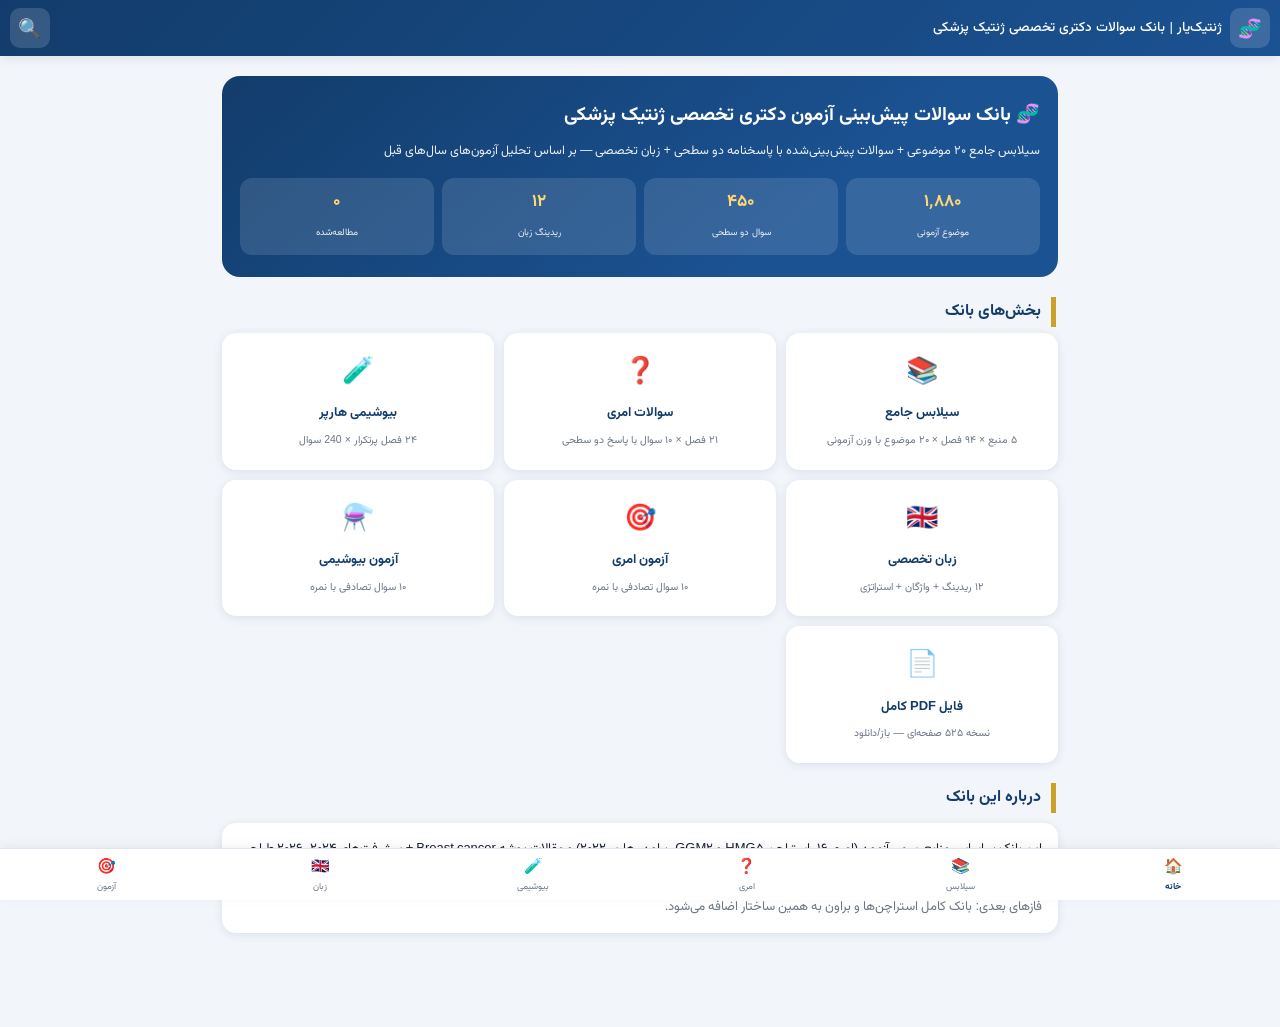
<file: index.html>
<!DOCTYPE html>
<html lang="fa" dir="rtl">
<head>
<meta charset="utf-8">
<meta name="viewport" content="width=device-width, initial-scale=1, viewport-fit=cover">
<meta name="theme-color" content="#123c6b">
<title>ژنتیک‌یار — بانک سوالات دکتری ژنتیک پزشکی</title>
<link rel="manifest" href="manifest.webmanifest">
<link rel="icon" href="icons/icon-192.png">
<link rel="apple-touch-icon" href="icons/icon-192.png">
<link rel="stylesheet" href="css/app.css">
</head>
<body>
<header class="topbar">
  <button class="menu-btn" id="btnHome" title="خانه">🧬</button>
  <div class="title" id="topTitle">ژنتیک‌یار | بانک سوالات دکتری تخصصی ژنتیک پزشکی</div>
  <button class="menu-btn" id="btnSearch" title="جستجو">🔍</button>
</header>

<main id="view" class="view"></main>

<nav class="tabbar">
  <button data-nav="home" class="active">🏠<span>خانه</span></button>
  <button data-nav="syllabus">📚<span>سیلابس</span></button>
  <button data-nav="emery">❓<span>امری</span></button>
  <button data-nav="harper">🧪<span>بیوشیمی</span></button>
  <button data-nav="english">🇬🇧<span>زبان</span></button>
  <button data-nav="quiz">🎯<span>آزمون</span></button>
</nav>

<div id="searchModal" class="modal hidden">
  <div class="modal-card">
    <input id="searchInput" type="search" placeholder="جستجو در موضوعات، سوالات و پاسخ‌ها..." autocomplete="off">
    <div id="searchResults" class="search-results"></div>
    <button class="close-modal" onclick="document.getElementById('searchModal').classList.add('hidden')">بستن</button>
  </div>
</div>

<div id="toast" class="toast hidden"></div>
<script src="js/app.js"></script>
</body>
</html>
</file>
<file: css/app.css>
/* ژنتیک‌یار — بانک سوالات دکتری ژنتیک پزشکی */
@font-face{font-family:'Vazirmatn';src:url('../fonts/vazirmatn-400.woff2') format('woff2');font-weight:400}
@font-face{font-family:'Vazirmatn';src:url('../fonts/vazirmatn-500.woff2') format('woff2');font-weight:500}
@font-face{font-family:'Vazirmatn';src:url('../fonts/vazirmatn-700.woff2') format('woff2');font-weight:700}
:root{
  --navy:#123c6b; --navy2:#1b5292; --gold:#c9a227; --bg:#f2f5fa; --card:#ffffff;
  --ink:#1a2233; --muted:#6b7688; --green:#2f9e44; --red:#c0392b; --shadow:0 2px 10px rgba(18,60,107,.10);
}
*{box-sizing:border-box;-webkit-tap-highlight-color:transparent}
html,body{margin:0;padding:0}
body{font-family:'Vazirmatn',Tahoma,sans-serif;background:var(--bg);color:var(--ink);direction:rtl;line-height:1.9;font-size:15px}
.topbar{position:fixed;inset-inline:0;top:0;height:56px;background:linear-gradient(135deg,var(--navy),var(--navy2));color:#fff;display:flex;align-items:center;gap:8px;padding:0 10px;z-index:50;box-shadow:var(--shadow)}
.topbar .title{flex:1;font-size:13.5px;font-weight:500;white-space:nowrap;overflow:hidden;text-overflow:ellipsis}
.menu-btn{background:rgba(255,255,255,.15);border:none;color:#fff;font-size:19px;border-radius:10px;width:40px;height:40px;cursor:pointer}
.view{padding:68px 12px 84px;max-width:860px;margin:0 auto}
.tabbar{position:fixed;bottom:0;inset-inline:0;display:flex;background:#fff;border-top:1px solid #dfe5ef;box-shadow:0 -2px 10px rgba(0,0,0,.06);z-index:50;padding-bottom:env(safe-area-inset-bottom)}
.tabbar button{flex:1;border:none;background:none;padding:7px 2px 6px;font-family:inherit;font-size:15px;color:var(--muted);display:flex;flex-direction:column;align-items:center;gap:1px;cursor:pointer}
.tabbar button span{font-size:9px}
.tabbar button.active{color:var(--navy)}
.tabbar button.active span{font-weight:700}
.card{background:var(--card);border-radius:14px;padding:14px 16px;margin:10px 0;box-shadow:var(--shadow)}
.hero{background:linear-gradient(140deg,var(--navy) 0%,var(--navy2) 70%);color:#fff;border-radius:18px;padding:22px 18px;margin-top:8px}
.hero h1{margin:0 0 6px;font-size:19px}
.hero p{margin:0;font-size:12.5px;opacity:.92}
.stats{display:grid;grid-template-columns:repeat(4,1fr);gap:8px;margin-top:14px}
.stat{background:rgba(255,255,255,.12);border-radius:12px;padding:8px 4px;text-align:center}
.stat b{display:block;font-size:17px;color:#ffd873}
.stat span{font-size:9.5px;opacity:.9}
.grid2{display:grid;grid-template-columns:1fr 1fr;gap:10px}
.tile{background:var(--card);border-radius:14px;padding:14px;box-shadow:var(--shadow);cursor:pointer;border:1.5px solid transparent;text-align:center}
.tile:active{border-color:var(--gold)}
.tile .ic{font-size:26px}
.tile b{display:block;color:var(--navy);margin-top:4px;font-size:13px}
.tile span{font-size:10.5px;color:var(--muted)}
h2.sec{color:var(--navy);font-size:16px;margin:20px 2px 6px;border-right:5px solid var(--gold);padding-right:10px}
.book{background:var(--card);border-radius:14px;margin:10px 0;box-shadow:var(--shadow);overflow:hidden}
.book-head{display:flex;align-items:center;gap:10px;padding:12px 14px;cursor:pointer}
.book-head .chev{margin-inline-start:auto;color:var(--muted);transition:.2s}
.book.open .book-head .chev{transform:rotate(90deg)}
.book-title{font-weight:700;color:#7a1f1f;font-size:14px}
.book-sub{font-size:10.5px;color:var(--muted)}
.ch-item{border-top:1px solid #eef1f6;padding:10px 14px;display:flex;align-items:center;gap:8px;cursor:pointer}
.ch-item:active{background:#f6f9fd}
.ch-no{background:var(--navy);color:#fff;border-radius:8px;min-width:34px;text-align:center;font-size:12px;padding:2px 4px}
.ch-name{flex:1;font-size:13px}
.weight{color:var(--gold);font-size:11px;white-space:nowrap}
.topic-row{display:flex;gap:8px;padding:7px 14px;border-top:1px dashed #edf0f5;font-size:13px;align-items:flex-start}
.topic-row .tno{color:var(--muted);min-width:22px;text-align:center}
.topic-row .tname{flex:1}
.badge{display:inline-block;border-radius:8px;padding:0 7px;font-size:10.5px;font-weight:700}
.b5{background:#fdecec;color:var(--red)} .b4{background:#fdf5e4;color:#9a6b00} .b3{background:#eef6ef;color:#1e7a34} .b2{background:#eef1f6;color:var(--muted)}
.q-card{background:var(--card);border-radius:14px;box-shadow:var(--shadow);padding:14px;margin:12px 0}
.q-head{display:flex;flex-wrap:wrap;gap:6px;align-items:center;font-size:11px;color:var(--muted);margin-bottom:6px}
.q-id{background:var(--navy);color:#fff;border-radius:6px;padding:1px 8px;font-size:10px}
.q-topic{color:#7a1f1f;font-weight:700}
.stem{font-weight:700;margin:4px 0 10px;font-size:14.5px}
.opts{list-style:none;padding:0;margin:0}
.opts li{padding:8px 12px;border:1.5px solid #e3e8f0;border-radius:10px;margin:6px 0;cursor:pointer;font-size:14px;transition:.15s}
.opts li:active{background:#f0f4fa}
.opts li.sel{border-color:var(--navy2);background:#eef4fb}
.opts li.correct{border-color:var(--green);background:#e9f7ec;font-weight:700}
.opts li.wrong{border-color:var(--red);background:#fdeeee}
.ol{font-weight:700;color:var(--navy)}
.answer{margin-top:10px;border-top:1px dashed #c9d3e3;padding-top:8px}
.a-tag{display:inline-block;background:var(--green);color:#fff;border-radius:7px;padding:2px 12px;font-size:12px;margin-bottom:6px}
.lvl{border-radius:10px;padding:9px 12px;margin:6px 0;font-size:13.5px}
.lvl .lt{font-weight:700;color:#7a1f1f}
.lvl1{background:#f2f7fd;border-right:3px solid var(--navy2)}
.lvl2{background:#fbf7ea;border-right:3px solid var(--gold)}
.ltr{direction:ltr;text-align:left;font-family:Georgia,'Times New Roman',serif}
.passage{background:#f4f7fb;border-radius:12px;padding:12px;font-size:13.5px;line-height:1.8;margin:8px 0}
.vocab{background:#fbf4f4;border-radius:12px;padding:10px;margin:8px 0;font-size:12.5px}
.vtable{width:100%;border-collapse:collapse;margin-top:6px}
.vtable td{border:1px solid #e5dcdc;padding:4px 8px;vertical-align:top}
.vtable .ven{font-family:Georgia,serif;font-weight:700;direction:ltr;text-align:left;width:36%}
.strategy{background:#fff4f4;border:1.5px solid #e2b3b3;border-radius:12px;padding:10px 14px;margin:10px 0;font-size:13px}
.back-btn{background:none;border:none;color:var(--navy);font-family:inherit;font-size:13px;cursor:pointer;padding:6px 10px;font-weight:700}
.r-tabs{display:flex;gap:6px;margin:8px 0}
.r-tabs button{flex:1;border:1.5px solid #dfe5ef;background:#fff;border-radius:10px;padding:6px;font-family:inherit;font-size:12px;cursor:pointer}
.r-tabs button.on{background:var(--navy);color:#fff;border-color:var(--navy)}
.quizbox{max-width:640px;margin:0 auto}
.score-bar{display:flex;justify-content:space-between;align-items:center;background:var(--card);border-radius:12px;padding:10px 14px;box-shadow:var(--shadow);margin-bottom:10px;font-size:13px}
.progress{height:8px;background:#e3e8f0;border-radius:6px;overflow:hidden;margin:6px 0 12px}
.progress i{display:block;height:100%;background:linear-gradient(90deg,var(--gold),var(--navy));width:0%;transition:.3s}
.result-hero{text-align:center;padding:30px 10px}
.result-hero .big{font-size:42px}
.btn{display:inline-block;background:var(--navy);color:#fff;border:none;border-radius:12px;padding:10px 22px;font-family:inherit;font-size:14px;cursor:pointer;margin:4px}
.btn.gold{background:var(--gold);color:#221b00}
.btn.ghost{background:#fff;color:var(--navy);border:1.5px solid var(--navy2)}
.hidden{display:none!important}
.modal{position:fixed;inset:0;background:rgba(10,20,40,.55);z-index:90;display:flex;align-items:flex-start;justify-content:center;padding:70px 14px 20px}
.modal-card{background:#fff;border-radius:16px;padding:14px;width:100%;max-width:640px;box-shadow:0 10px 40px rgba(0,0,0,.25)}
#searchInput{width:100%;border:1.5px solid #d5dcea;border-radius:12px;padding:10px 14px;font-family:inherit;font-size:14px}
.search-results{max-height:55vh;overflow:auto;margin-top:8px}
.sr-item{padding:9px 10px;border-radius:10px;cursor:pointer;font-size:13px}
.sr-item:hover{background:#eef4fb}
.sr-item b{color:var(--navy)}
.close-modal{width:100%;margin-top:8px;background:#eef1f6;border:none;border-radius:10px;padding:9px;font-family:inherit;cursor:pointer}
.toast{position:fixed;bottom:95px;left:50%;transform:translateX(-50%);background:#22314a;color:#fff;padding:8px 18px;border-radius:20px;font-size:12.5px;z-index:99;box-shadow:var(--shadow)}
mark{background:#ffe9a8;border-radius:3px;padding:0 2px}
.done-tick{color:var(--green);font-weight:700}
@media (min-width:640px){ .grid2{grid-template-columns:repeat(3,1fr)} }
</file>
